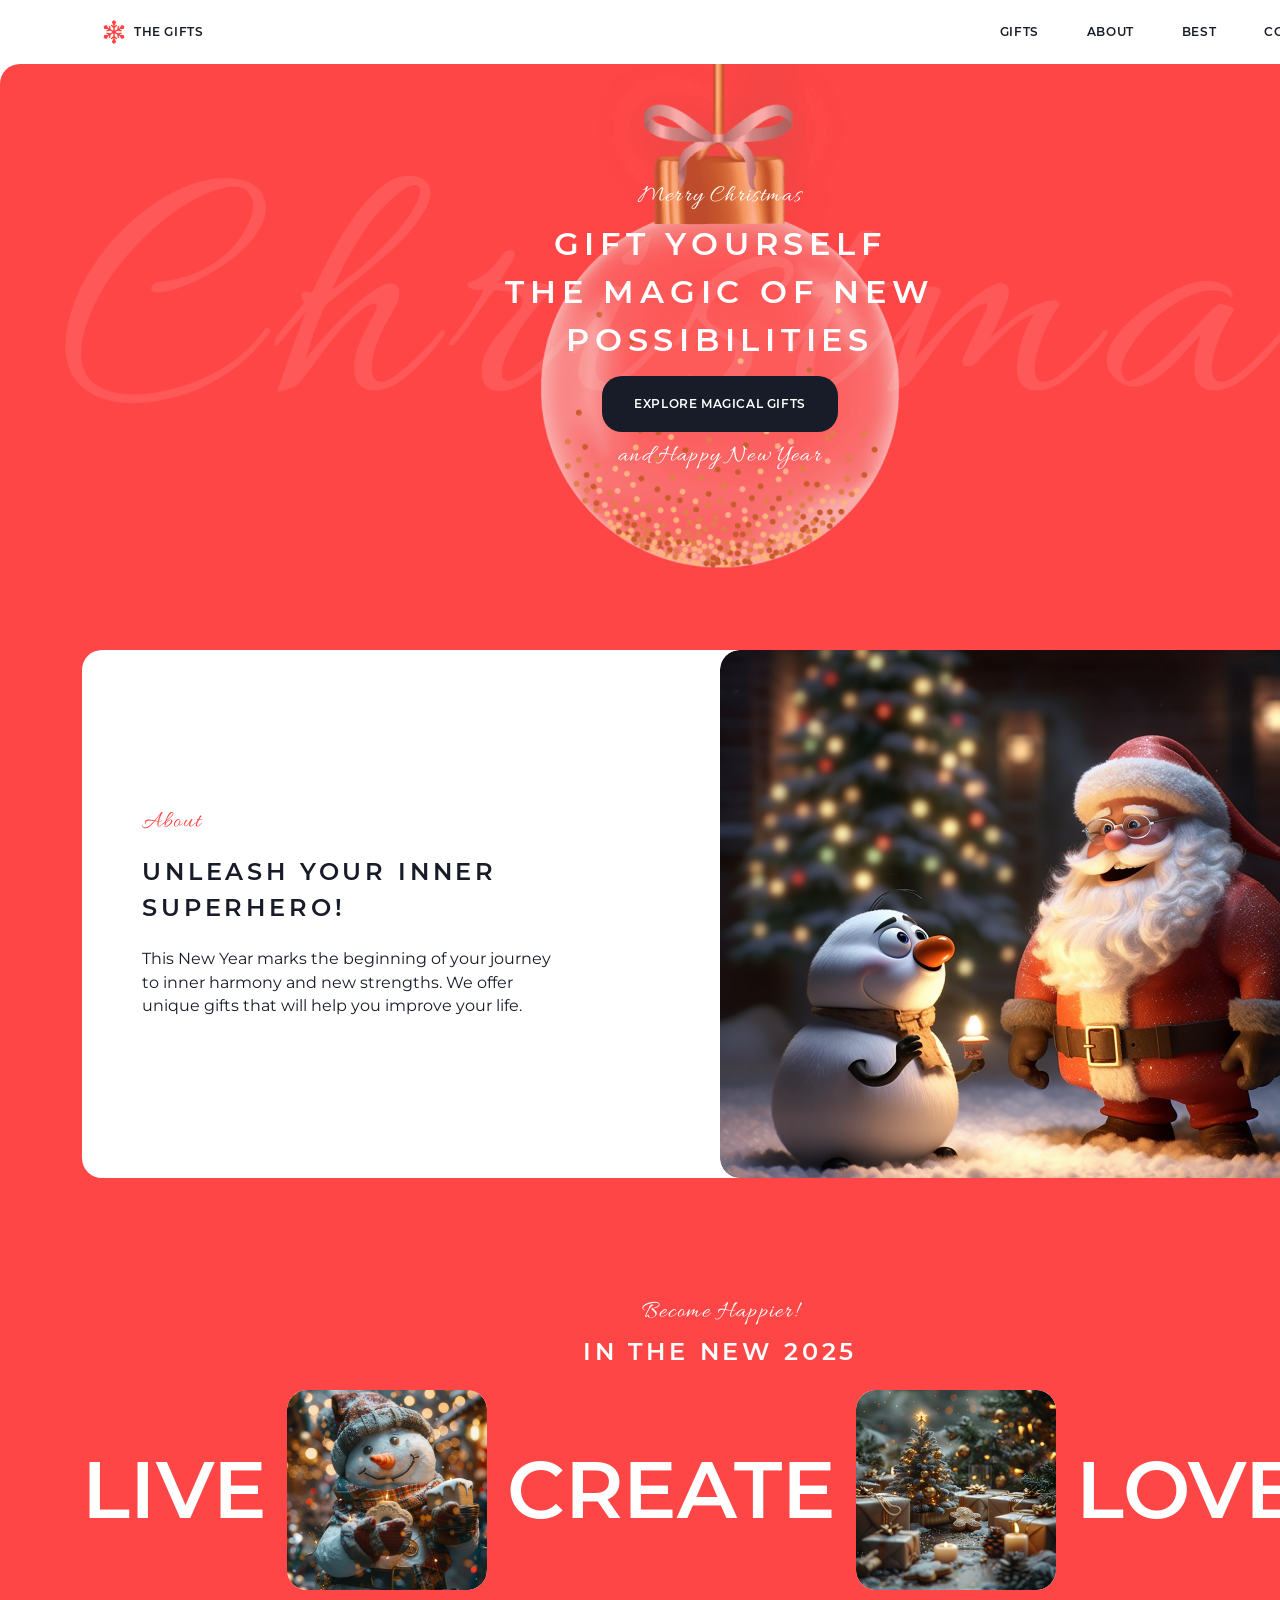
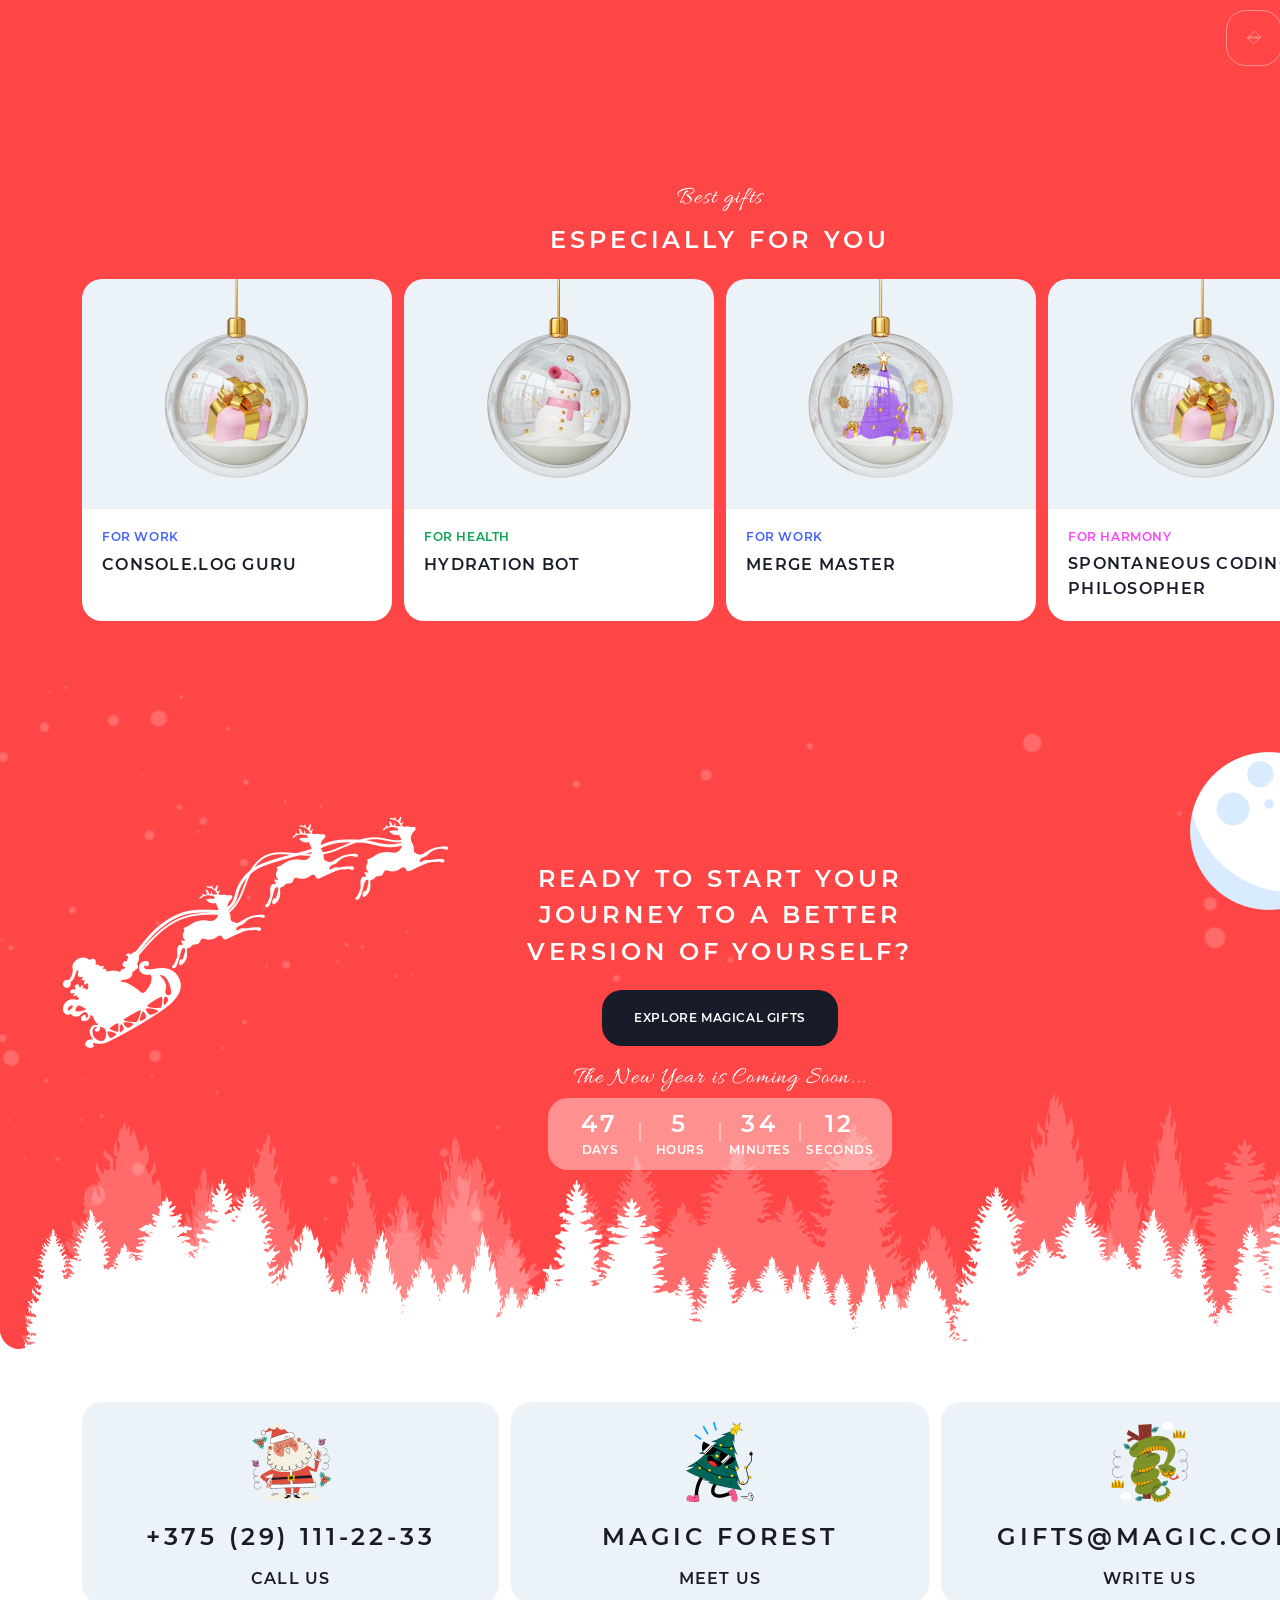
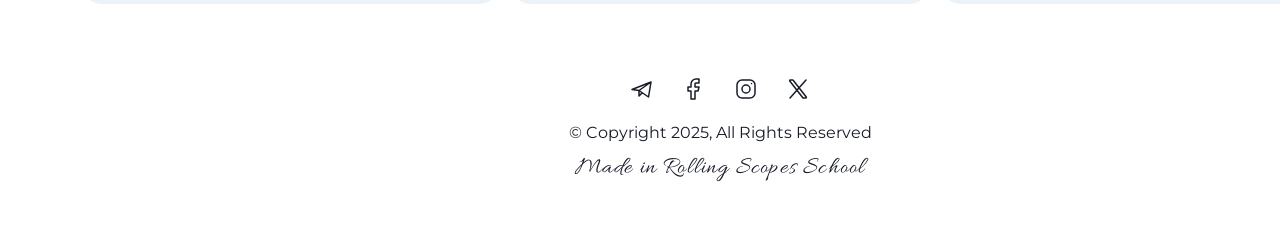
<file: index.html>
<!DOCTYPE html>
<html class="page" lang="en">

<head>
  <meta charset="utf-8">
  <meta name="viewport" content="width=device-width, initial-scale=1">
  <title>Название проекта</title>
  <link rel="icon" href="favicon.ico">
  <link rel="stylesheet" href="css/style.css">
</head>
<body class="page__body">
  <div class="page__wrapper">
    <header class="page-header">
      <a class="page-header__logo header-logo">
        <img class="header-logo__link" src="img/icons/snowflake.svg" width="24" height="24" alt="logo">
        <span class="page-header__label action-small">The gifts</span>
      </a>
      <nav class="page-header__nav main-nav main-nav--closed">
        <!--button class="main-nav__toggle" type="button" aria-label="Open menu"></button-->
        <ul class="main-nav__list site-list">
          <li class="site-list__item site-list__item--active">
            <a class="main-nav__link site-list__link site-list__link--active action-small" href="gifts.html">Gifts</a>
          </li>
          <li class="site-list__item">
            <a class="main-nav__link site-list__link action-small" href="#about">About</a>
          </li>
          <li class="site-list__item">
            <a class="main-nav__link site-list__link action-small" href="#best-gifts">Best</a>
          </li>
          <li class="site-list__item">
            <a class="main-nav__link site-list__link action-small" href="#contacts">Contacts</a>
          </li>
        </ul>
      </nav>
    </header>
    <main class="page__main main">
      <h1 class="visually-hidden">Merry Cristmas shop</h1>
      <section class="hero" id="hero">
        <div class="hero__textblock">
          <strong class="hero__label caption">Merry Christmas</strong>
          <h2 class="hero__title">Gift yourself the magic of new possibilities</h2>
          <button class="button hero__button action-small">Explore Magical Gifts</button>
          <strong class="hero__label caption">and Happy New Year</strong>
        </div>
      </section>
      <section class="about" id="about">
        <div class="about__wrapper">
          <div class="about__textwrapper">
            <h2 class="about__title caption">About</h2>
            <h3 class="about__subtitle main__title">Unleash your inner superhero!</h3>
            <p class="about__text main-text">This New Year marks the beginning of your journey to inner harmony and new strengths. We offer unique gifts that will help you improve your life.</p>
          </div>
          <picture class="about-imgwrapper">
            <img class="about__image" src="img/about-img.jpg" width="638" height="528" alt="Image of santa and snowman">
          </picture>
        </div>
      </section>
      <section class="slider" id="slider">
        <h2 class="visually-hidden">Slider</h2>
        <span class="slider__title caption">Become Happier!</span>
        <span class="slider__subtitle main__title">in the new 2025</span>
        <ul class="slider__list ">
          <li class="slider__item">
            <a class="slider__link slider__link--live">
              <h3 class="slider__title slider-text">Live</h3>
            </a>
          </li>
          <li class="slider__item">
            <a class="slider__link slider__link--create">
              <h3 class="slider__title slider-text">Create</h3>
            </a>
          </li>
          <li class="slider__item">
            <a class="slider__link slider__link--love">
              <h3 class="slider__title slider-text">Love</h3>
            </a>
          </li>
          <li class="slider__item">
            <a class="slider__link slider__link--dream">
              <h3 class="slider__title slider-text">Dream</h3>
            </a>
          </li>
        </ul>
        <div class="slider__buttons">
          <button class="slider__button slider__button--prev" type="button" disabled><svg  class="" width="24" height="24" viewBox="0 0 24 24" fill="none" xmlns="http://www.w3.org/2000/svg">
            <path d="M6 12H18.5M18.5 12L12.5 6M18.5 12L12.5 18" stroke="white" stroke-linecap="round" stroke-linejoin="round"/>
            </svg><span class="visually-hidden">Previous</span></button>
          <button class="slider__button slider__button--next" type="button"><svg width="24" height="24" viewBox="0 0 24 24" fill="none" xmlns="http://www.w3.org/2000/svg">
            <path d="M6 12H18.5M18.5 12L12.5 6M18.5 12L12.5 18" stroke="white" stroke-linecap="round" stroke-linejoin="round"/>
            </svg><span class="visually-hidden">Next</span></button>
        </div>
      </section>
      <section class="best-gifts" id="best-gifts">
        <h2 class="best-gifts__title caption">Best gifts</h2>
        <h3 class="best-gifts__subtitle main__title">especially for you</h3>
        <ul class="best-gifts__list">
          <li class="best-gifts__item">
            <article class="best-gifts__article gift">
              <a class="gift__link" href="#">
                <div class="gift__imgwrapper">
                  <img class="gift__img" src="img/gift-1.png" width="310" height="230" alt="gift-sample-1">
                </div>
                <div class="gift__textwrapper">
                  <h2 class="gift__title main__subtitle">Console.log Guru</h2>
                  <span class="gift__label gift__label--work main__label">For work</span>
                </div>
              </a>
            </article>
          </li>
          <li class="best-gifts__item">
            <article class="best-gifts__article gift">
              <a class="gift__link" href="#">
                <div class="gift__imgwrapper">
                  <img class="gift__img" src="img/gift-2.png" width="310" height="230" alt="gift-sample-2">
                </div>
                <div class="gift__textwrapper">
                  <h2 class="gift__title main__subtitle">Hydration bot</h2>
                  <span class="gift__label gift__label--health main__label">For health</span>
                </div>
              </a>
            </article>
          </li>
          <li class="best-gifts__item">
            <article class="best-gifts__article gift">
              <a class="gift__link" href="#">
                <div class="gift__imgwrapper">
                  <img class="gift__img" src="img/gift-3.png" width="310" height="230" alt="gift-sample-3">
                </div>
                <div class="gift__textwrapper">
                  <h2 class="gift__title main__subtitle">Merge master</h2>
                  <span class="gift__label gift__label--work main__label">For work</span>
                </div>
              </a>
            </article>
          </li>
          <li class="best-gifts__item">
            <article class="best-gifts__article gift">
              <a class="gift__link" href="#">
                <div class="gift__imgwrapper">
                  <img class="gift__img" src="img/gift-1.png" width="310" height="230" alt="gift-sample-1">
                </div>
                <div class="gift__textwrapper">
                  <h2 class="gift__title main__subtitle">Spontaneous Coding Philosopher</h2>
                  <span class="gift__label gift__label--harmony main__label">For harmony</span>
                </div>
              </a>
            </article>
          </li>
        </ul>
      </section>
      <section class="cta" id="#cta">
          <div class="cta__textwrapper">
            <h2 class="cta__title caption">The New Year is Coming Soon...</h2>
            <button class="button cta__button action-small">Explore Magical Gifts</button>
            <h3 class="cta__subtitle main__title">Ready to start your journey to a better version of yourself?</h3>
          </div>
          <div class="cta__countdown countdown">
            <dl class="countdown__list">
              <div class="countdown__item">
                <dt class="countdown__title main__label">Days</dt>
                <dd class="countdown__num main__title">47</dd>
              </div>
              <div class="countdown__item">
                <dt class="countdown__title main__label">Hours</dt>
                <dd class="countdown__num main__title">5</dd>
              </div>
              <div class="countdown__item">
                <dt class="countdown__title main__label">Minutes</dt>
                <dd class="countdown__num main__title">34</dd>
              </div>
              <div class="countdown__item">
                <dt class="countdown__title main__label">Seconds</dt>
                <dd class="countdown__num main__title">12</dd>
              </div>
            </dl>
          </div>
      </section>
    </main>
    <footer class="footer">
      <div class="footer__contacts contacts" id="contacts">
        <ul class="contacts__list">
          <li class="contacts__item">
              <div class="contacts__wrapper contacts__wrapper-tel">
                <h2 class="contacts__title main__subtitle">Call us</h2>
                <a class="contacts__link contacts__link--tel action-large" href="tel:+375291112233">+375 (29) 111-22-33</a>
              </div>
          </li>
          <li class="contacts-list__item">
              <div class="contacts__wrapper contacts__wrapper-address">
                <h2 class="contacts__title main__subtitle">Meet us</h2>
                <a class="contacts__link contacts__link--address action-large" href="https://maps.app.goo.gl/VnfF67JSHxSi5Pzy9" target="_blank">Magic forest</a>
              </div>
          </li>
          <li class="contacts-list__item">
              <div class="contacts__wrapper contacts__wrapper-mail action-large">
                <h2 class="contacts__title main__subtitle">Write us</h2>
                <a class="contacts__link" href="mailto:gifts@magic.com action-large">gifts@magic.com</a>
              </div>
          </li>
        </ul>
      </div>
      <div class="footer__social social">
        <ul class="social__list">
          <li class="social__item">
            <a class="social__link social__link--telegram" href="https://web.telegram.org/a/">
              <svg width="24" height="24" viewBox="0 0 24 24" fill="none" xmlns="http://www.w3.org/2000/svg">
                <path d="M21 5L2 12.5L9 13.5M21 5L18.5 20L9 13.5M21 5L9 13.5M9 13.5V19L12.2488 15.7229" stroke="#181C29" stroke-width="1.5" stroke-linecap="round" stroke-linejoin="round"/>
              </svg>
            </a>
          </li>
          <li class="social__item">
            <a class="social__link social__link--facebook" href="https://www.facebook.com/">
              <svg width="24" height="24" viewBox="0 0 24 24" fill="none" xmlns="http://www.w3.org/2000/svg">
                <path d="M17 2H14C12.6739 2 11.4021 2.52678 10.4645 3.46447C9.52678 4.40215 9 5.67392 9 7V10H6V14H9V22H13V14H16L17 10H13V7C13 6.73478 13.1054 6.48043 13.2929 6.29289C13.4804 6.10536 13.7348 6 14 6H17V2Z" stroke="#181C29" stroke-width="1.5" stroke-linecap="round" stroke-linejoin="round"/>
               </svg>
            </a>
          </li>
          <li class="social__item">
            <a class="social__link social__link--instagram" href="https://www.instagram.com/">
              <svg width="24" height="24" viewBox="0 0 24 24" fill="none" xmlns="http://www.w3.org/2000/svg">
                <path d="M12 16C14.2091 16 16 14.2091 16 12C16 9.79086 14.2091 8 12 8C9.79086 8 8 9.79086 8 12C8 14.2091 9.79086 16 12 16Z" stroke="#181C29" stroke-width="1.5" stroke-linecap="round" stroke-linejoin="round"/>
                <path d="M3 16V8C3 5.23858 5.23858 3 8 3H16C18.7614 3 21 5.23858 21 8V16C21 18.7614 18.7614 21 16 21H8C5.23858 21 3 18.7614 3 16Z" stroke="#181C29" stroke-width="1.5"/>
                <path d="M17.5 6.51L17.51 6.49889" stroke="#181C29" stroke-width="1.5" stroke-linecap="round" stroke-linejoin="round"/>
              </svg>
            </a>
          </li>
          <li class="social__item">
            <a class="social__link social__link--x" href="https://x.com/home">
              <svg width="24" height="24" viewBox="0 0 24 24" fill="none" xmlns="http://www.w3.org/2000/svg">
                <path d="M16.8198 20.7684L3.75317 3.96836C3.44664 3.57425 3.72749 3 4.22678 3H6.70655C6.8917 3 7.06649 3.08548 7.18016 3.23164L20.2468 20.0316C20.5534 20.4258 20.2725 21 19.7732 21H17.2935C17.1083 21 16.9335 20.9145 16.8198 20.7684Z" stroke="#181C29" stroke-width="1.5"/>
                <path d="M20 3L4 21" stroke="#181C29" stroke-width="1.5" stroke-linecap="round"/>
              </svg>
            </a>
          </li>
        </ul>
      </div>
      <p class="footer__copyright main-text">&copy Copyright 2025, All Rights Reserved</p>
      <a class="footer__copyright--rs-school caption" href="">Made in Rolling Scopes School</a>
    </footer>
  </div>
  </body>
</html>
</file>
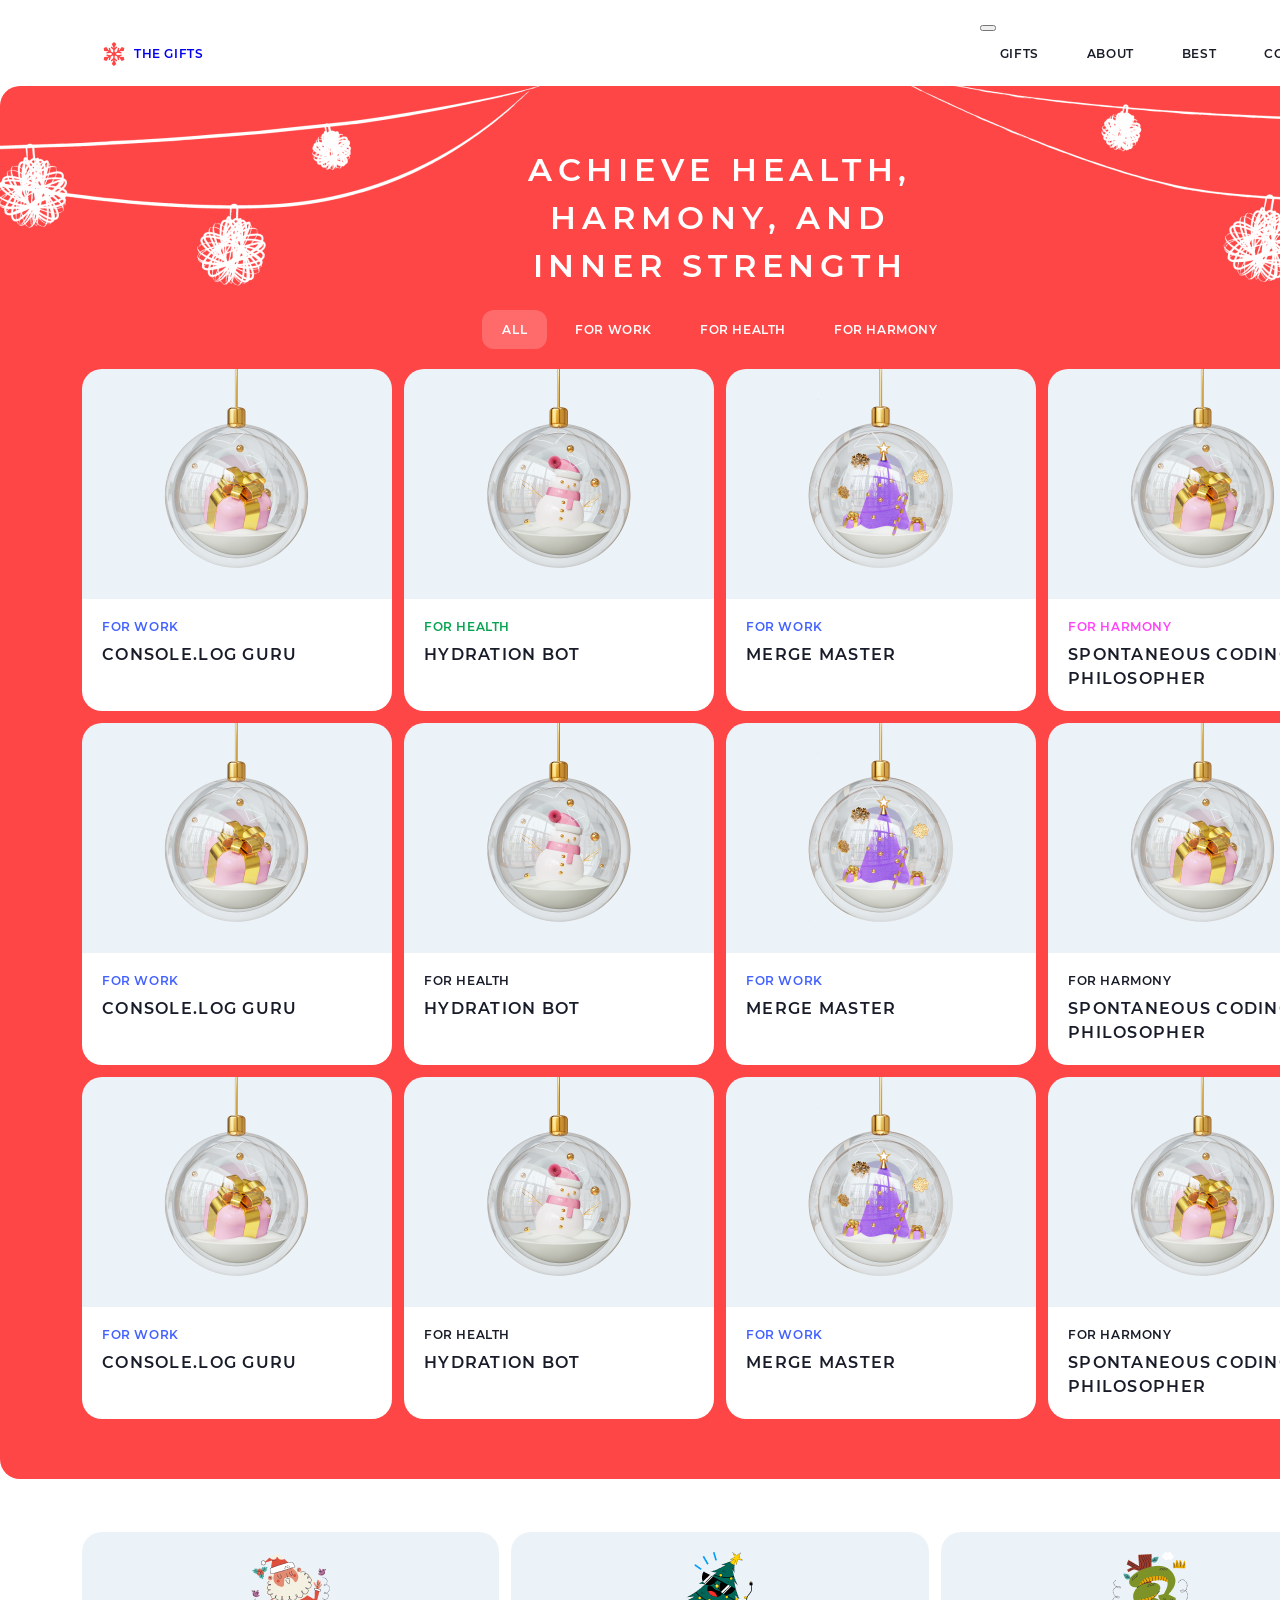
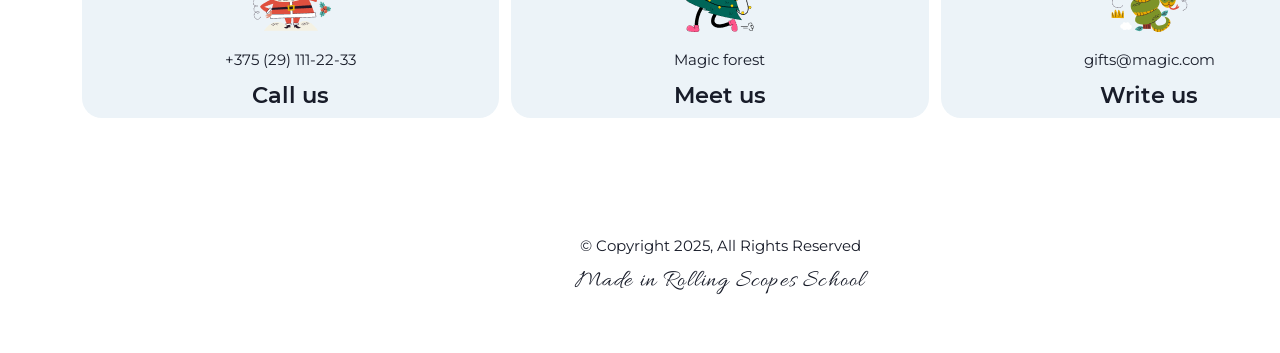
<file: gifts.html>
<!DOCTYPE html>
<html class="page" lang="en">

<head>
  <meta charset="utf-8">
  <meta name="viewport" content="width=device-width, initial-scale=1">
  <title>Название проекта</title>
  <link rel="icon" href="favicon.ico">
  <link rel="stylesheet" href="css/style.css">
</head>
<body class="page__body">
  <div class="page__wrapper">
    <header class="page-header">
      <a class="page-header__logo header-logo" href="index.html">
        <img class="header-logo__link" src="img/icons/snowflake.svg" width="24" height="24" alt="logo">
        <span class="page-header__label action-small">The gifts</span>
      </a>
      <nav class="page-header__nav main-nav main-nav--closed">
        <button class="main-nav__toggle" type="button" aria-label="Open menu"></button>
        <ul class="main-nav__list site-list">
          <li class="site-list__item site-list__item--active">
            <a class="main-nav__link site-list__link site-list__link--active action-small">Gifts</a>
          </li>
          <li class="site-list__item">
            <a class="main-nav__link site-list__link action-small" href="#about">About</a>
          </li>
          <li class="site-list__item">
            <a class="main-nav__link site-list__link action-small" href="#best-gifts">Best</a>
          </li>
          <li class="site-list__item">
            <a class="main-nav__link site-list__link action-small" href="#contacts">Contacts</a>
          </li>
        </ul>
      </nav>
    </header>
    <main class="page__main gifts main">
      <h1 class="gifts__title">Achieve health, harmony, and inner strength</h1>

      <section class="gifts__gallery">
        <h2 class="visually-hidden">Gifts gallery</h2>
        <ul class="gifts__sorting gift-sorting">
          <li class="gift-sorting__item">
            <button class="gift-sorting__button gift-sorting__button--active action-small">All</button>
          </li>
          <li class="gift-sorting__item">
            <button class="gift-sorting__button action-small">For work</button>
          </li>
          <li class="gift-sorting__item">
            <button class="gift-sorting__button action-small">For health</button>
          </li>
          <li class="gift-sorting__item">
            <button class="gift-sorting__button action-small">For harmony</button>
          </li>
        </ul>
        <ul class="gifts__list">
          <li class="gifts__item">
            <article class="gifts__article gift">
              <a class="gift__link" href="#">
                <div class="gift__imgwrapper">
                  <img class="gift__img" src="img/gift-1.png" width="310" height="230" alt="gift-sample-1">
                </div>
                <div class="gift__textwrapper">
                  <h2 class="gift__title main__subtitle">Console.log Guru</h2>
                  <span class="gift__label main__label">For work</span>
                </div>
              </a>
            </article>
          </li>
          <li class="gifts__item">
            <article class="best-gifts__article gift">
              <a class="gift__link" href="#">
                <div class="gift__imgwrapper">
                  <img class="gift__img" src="img/gift-2.png" width="310" height="230" alt="gift-sample-2">
                </div>
                <div class="gift__textwrapper">
                  <h2 class="gift__title main__subtitle">Hydration bot</h2>
                  <span class="gift__label main__label">For health</span>
                </div>
              </a>
            </article>
          </li>
          <li class="gifts__item">
            <article class="best-gifts__article gift">
              <a class="gift__link" href="#">
                <div class="gift__imgwrapper">
                  <img class="gift__img" src="img/gift-3.png" width="310" height="230" alt="gift-sample-3">
                </div>
                <div class="gift__textwrapper">
                  <h2 class="gift__title main__subtitle">Merge master</h2>
                  <span class="gift__label main__label">For work</span>
                </div>
              </a>
            </article>
          </li>
          <li class="gifts__item">
            <article class="best-gifts__article gift">
              <a class="gift__link" href="#">
                <div class="gift__imgwrapper">
                  <img class="gift__img" src="img/gift-1.png" width="310" height="230" alt="gift-sample-1">
                </div>
                <div class="gift__textwrapper">
                  <h2 class="gift__title main__subtitle">Spontaneous Coding Philosopher</h2>
                  <span class="gift__label main__label">For harmony</span>
                </div>
              </a>
            </article>
          </li>
          <li class="gifts__item">
            <article class="gifts__article gift">
              <a class="gift__link" href="#">
                <div class="gift__imgwrapper">
                  <img class="gift__img" src="img/gift-1.png" width="310" height="230" alt="gift-sample-1">
                </div>
                <div class="gift__textwrapper">
                  <h2 class="gift__title main__subtitle">Console.log Guru</h2>
                  <span class="gift__label main__label">For work</span>
                </div>
              </a>
            </article>
          </li>
          <li class="gifts__item">
            <article class="best-gifts__article gift">
              <a class="gift__link" href="#">
                <div class="gift__imgwrapper">
                  <img class="gift__img" src="img/gift-2.png" width="310" height="230" alt="gift-sample-2">
                </div>
                <div class="gift__textwrapper">
                  <h2 class="gift__title main__subtitle">Hydration bot</h2>
                  <span class="gift__label main__label">For health</span>
                </div>
              </a>
            </article>
          </li>
          <li class="gifts__item">
            <article class="best-gifts__article gift">
              <a class="gift__link" href="#">
                <div class="gift__imgwrapper">
                  <img class="gift__img" src="img/gift-3.png" width="310" height="230" alt="gift-sample-3">
                </div>
                <div class="gift__textwrapper">
                  <h2 class="gift__title main__subtitle">Merge master</h2>
                  <span class="gift__label main__label">For work</span>
                </div>
              </a>
            </article>
          </li>
          <li class="gifts__item">
            <article class="best-gifts__article gift">
              <a class="gift__link" href="#">
                <div class="gift__imgwrapper">
                  <img class="gift__img" src="img/gift-1.png" width="310" height="230" alt="gift-sample-1">
                </div>
                <div class="gift__textwrapper">
                  <h2 class="gift__title main__subtitle">Spontaneous Coding Philosopher</h2>
                  <span class="gift__label main__label">For harmony</span>
                </div>
              </a>
            </article>
          </li>
          <li class="gifts__item">
            <article class="gifts__article gift">
              <a class="gift__link" href="#">
                <div class="gift__imgwrapper">
                  <img class="gift__img" src="img/gift-1.png" width="310" height="230" alt="gift-sample-1">
                </div>
                <div class="gift__textwrapper">
                  <h2 class="gift__title main__subtitle">Console.log Guru</h2>
                  <span class="gift__label main__label">For work</span>
                </div>
              </a>
            </article>
          </li>
          <li class="gifts__item">
            <article class="best-gifts__article gift">
              <a class="gift__link" href="#">
                <div class="gift__imgwrapper">
                  <img class="gift__img" src="img/gift-2.png" width="310" height="230" alt="gift-sample-2">
                </div>
                <div class="gift__textwrapper">
                  <h2 class="gift__title main__subtitle">Hydration bot</h2>
                  <span class="gift__label main__label">For health</span>
                </div>
              </a>
            </article>
          </li>
          <li class="gifts__item">
            <article class="best-gifts__article gift">
              <a class="gift__link" href="#">
                <div class="gift__imgwrapper">
                  <img class="gift__img" src="img/gift-3.png" width="310" height="230" alt="gift-sample-3">
                </div>
                <div class="gift__textwrapper">
                  <h2 class="gift__title main__subtitle">Merge master</h2>
                  <span class="gift__label main__label">For work</span>
                </div>
              </a>
            </article>
          </li>
          <li class="gifts__item">
            <article class="best-gifts__article gift">
              <a class="gift__link" href="#">
                <div class="gift__imgwrapper">
                  <img class="gift__img" src="img/gift-1.png" width="310" height="230" alt="gift-sample-1">
                </div>
                <div class="gift__textwrapper">
                  <h2 class="gift__title main__subtitle">Spontaneous Coding Philosopher</h2>
                  <span class="gift__label main__label">For harmony</span>
                </div>
              </a>
            </article>
          </li>
        </ul>
      </section>
    </main>
    <footer class="footer">
      <div class="footer__contacts contacts" id="contacts">
        <ul class="contacts__list">
          <li class="contacts__item">
              <div class="contacts__wrapper contacts__wrapper-tel">
                <h2 class="contacts__title">Call us</h2>
                <a class="contacts__link contacts__link--tel" href="tel:+375291112233">+375 (29) 111-22-33</a>
              </div>
          </li>
          <li class="contacts-list__item">
              <div class="contacts__wrapper contacts__wrapper-address">
                <h2 class="contacts__title">Meet us</h2>
                <a class="contacts__link contacts__link--address" href="https://maps.app.goo.gl/VnfF67JSHxSi5Pzy9" target="_blank">Magic forest</a>
              </div>
          </li>
          <li class="contacts-list__item">
              <div class="contacts__wrapper contacts__wrapper-mail">
                <h2 class="contacts__title">Write us</h2>
                <a class="contacts__link" href="mailto:gifts@magic.com">gifts@magic.com</a>
              </div>
          </li>
        </ul>
      </div>
      <div class="footer__social social">
        <ul class="social__list">
          <li class="social__item">
            <a class="social__link social__link--telegram" href="https://web.telegram.org/a/"></a>
          </li>
          <li class="social__item">
            <a class="social__link social__link--facebook" href="https://www.facebook.com/"></a>
          </li>
          <li class="social__item">
            <a class="social__link social__link--instagram" href="https://www.instagram.com/"></a>
          </li>
          <li class="social__item">
            <a class="social__link social__link--x" href="https://x.com/home"></a>
          </li>
        </ul>
      </div>
      <p class="footer__copyright">© Copyright 2025, All Rights Reserved</p>
      <a class="footer__copyright--rs-school caption" href="">Made in Rolling Scopes School</a>
    </footer>
  </div>
  </body>
</html>
</file>
<file: css/style.css>
/* @color-primary10:  */
/*@color-static-white20: */
img {
  max-width: 100%;
  height: auto;
}
a {
  text-decoration: none;
}
.visually-hidden {
  position: absolute;
  width: 1px;
  height: 1px;
  margin: -1px;
  border: 0;
  padding: 0;
  white-space: nowrap;
  clip-path: inset(100%);
  clip: rect(0 0 0 0);
  overflow: hidden;
}
ul {
  margin: 0;
  padding: 0;
  list-style: none;
}
p {
  margin: 0;
}
*,
*::after,
*::before {
  box-sizing: border-box;
}
/* HEADER 2 */
.main__title {
  font-family: "Montserrat", "Arial", sans-serif;
  font-size: 1.6rem;
  font-weight: 600;
  line-height: 152%;
  letter-spacing: 0.16em;
}
/* HEADER 3 */
.main__subtitle {
  font-family: "Montserrat", "Arial", sans-serif;
  font-size: 1.06666667rem;
  font-weight: 600;
  line-height: 152%;
  letter-spacing: 0.08em;
  text-transform: uppercase;
}
/* HEADER 4 */
.main__label {
  font-family: "Montserrat", "Arial", sans-serif;
  font-size: 0.8rem;
  font-weight: 600;
  line-height: 130%;
  letter-spacing: 0.05em;
  text-transform: uppercase;
}
/* PARAGRAPH */
.main-text {
  font-family: "Montserrat", "Arial", sans-serif;
  font-size: 1.06666667rem;
  font-weight: 400;
  line-height: 148%;
}
/* ACTION LARGE */
.action-large {
  font-family: "Montserrat", "Arial", sans-serif;
  font-size: 1.6rem;
  font-weight: 600;
  line-height: 152%;
  letter-spacing: 0.16em;
  text-transform: uppercase;
}
/* ACTION SMALL */
.action-small {
  font-family: "Montserrat", "Arial", sans-serif;
  font-size: 0.8rem;
  font-weight: 600;
  line-height: 130%;
  letter-spacing: 0.05em;
  text-transform: uppercase;
}
/* CAPTION */
.caption {
  font-family: "Allura", "Times New Roman", serif;
  font-size: 1.6rem;
  font-weight: 400;
  line-height: 100%;
  letter-spacing: 0.05em;
}
/* SLIDER TEXT */
.slider-text {
  font-family: "Montserrat", "Arial", sans-serif;
  font-size: 5.33333333rem;
  font-weight: 600;
  text-transform: uppercase;
}
@font-face {
  font-family: "Montserrat";
  font-weight: 400;
  font-style: normal;
  font-display: swap;
  src: url("../../fonts/montserrat-regular.woff2") format("woff2"), url("../../fonts/montserrat-regular.woff") format("woff");
}
@font-face {
  font-family: "Montserrat";
  font-weight: 600;
  font-style: normal;
  font-display: swap;
  src: url("../../fonts/montserrat-semibold.woff2") format("woff2"), url("../../fonts/montserrat-semibold.woff") format("woff");
}
@font-face {
  font-family: "Allura";
  font-weight: 400;
  font-style: normal;
  font-display: swap;
  src: url("../../fonts/allura-regular.woff2") format("woff2");
}
.page {
  height: 100%;
  scroll-behavior: smooth;
  font-family: "Montserrat", "Arial", sans-serif;
  font-size: 15px;
  font-weight: 400;
  line-height: 148%;
  color: #181C29;
}
.page__body {
  min-width: 380px;
  min-height: 100%;
  margin: 0;
  background-color: #ffffff;
  font-size: 1rem;
}
.page__wrapper {
  display: grid;
  grid-template-rows: min-content 1fr min-content;
  align-content: start;
  min-height: 100vh;
  background-color: #ffffff;
  width: 1440px;
  margin: 0 auto;
  box-shadow: 0 5px 15px 0 rgba(255, 255, 255, 0.8);
}
.page-header {
  display: flex;
  justify-content: space-between;
  align-items: center;
  min-height: 64px;
  padding: 12px 82px;
  box-sizing: border-box;
}
.page-header__logo {
  display: flex;
  align-self: flex-end;
  cursor: pointer;
}
.page-header__logo .page-header__label {
  display: block;
  padding-top: 12px;
}
.page-header__logo {
  display: flex;
  column-gap: 8px;
  height: 40px;
  padding: 0 20px;
}
.main-nav {
  max-width: 85%;
}
@media (min-width: 1440px) {
  .main-nav__toggle {
    display: none;
  }
}
.site-list {
  margin: 0;
  margin-left: auto;
  padding: 0;
  list-style: none;
  display: flex;
  flex-wrap: wrap;
}
.site-list__item:not(:last-child) {
  margin-right: 8px;
}
.site-list__link {
  display: block;
  padding: 12px 20px;
  color: #181C29;
}
.site-list__link:hover {
  background-color: rgba(255, 70, 70, 0.1);
  color: #FF4646;
}
.page__main {
  max-width: 1440px;
  background-color: #FF4646;
  border-radius: 20px;
}
.page__main section {
  padding: 60px 0;
  box-sizing: border-box;
}
.hero {
  height: 524px;
  background-image: url('../../img/hero-background.png');
  background-size: cover;
  background-position: center;
}
.hero__textblock {
  width: 430px;
  margin: 0 auto;
  padding-top: 60px;
}
.hero__label {
  display: block;
  text-align: center;
  color: #ffffff;
}
.hero__label:first-child {
  margin-bottom: 12px;
}
.hero__label:last-child {
  margin-bottom: 60px;
}
.hero__title {
  margin: 0;
  margin-bottom: 12px;
  font-family: "Montserrat", "Arial", sans-serif;
  font-size: 2.13333333rem;
  font-weight: 600;
  line-height: 150%;
  letter-spacing: 0.18em;
  text-transform: uppercase;
  text-align: center;
  color: #ffffff;
}
.hero__button {
  margin: 0 auto;
  margin-bottom: 12px;
}
#about {
  padding: 62px 82px;
}
.about__wrapper {
  display: flex;
  justify-content: space-between;
  min-height: 528px;
  background-color: #ffffff;
  border-radius: 20px;
}
.about__textwrapper {
  max-width: 484px;
  padding-top: 160px;
  padding-left: 60px;
}
.about__title {
  margin: 0;
  margin-bottom: 20px;
  color: #FF4646;
}
.about__subtitle {
  margin: 0;
  margin-bottom: 20px;
  font-family: "Montserrat", "Arial", sans-serif;
  text-transform: uppercase;
}
.about__text {
  margin: 0;
}
.about-imgwrapper {
  line-height: 0;
}
.about__image {
  border-radius: 20px;
}
#slider {
  padding: 60px 0;
  overflow: hidden;
}
.slider__title {
  display: block;
  margin-right: 15px;
  margin-bottom: 12px;
  text-align: center;
  color: #ffffff;
}
.slider__subtitle {
  display: block;
  text-align: center;
  text-transform: uppercase;
  margin-top: 10px;
  margin-bottom: 20px;
  color: #ffffff;
}
.slider__list {
  display: flex;
  font-size: 5.33333333rem;
  padding-left: 82px;
  margin: 0;
  margin-bottom: 20px;
  list-style: none;
}
.slider__item {
  margin-right: 20px;
}
.slider__link {
  display: flex;
  height: 200px;
  align-items: center;
  padding-right: 220px;
  position: relative;
}
.slider__link::after {
  position: absolute;
  content: "";
  right: 0;
  width: 200px;
  height: 200px;
  border-radius: 20px;
}
.slider__link.slider__link--live::after {
  background: url("../../img/slider-snowman.jpg") no-repeat;
}
.slider__link.slider__link--create::after {
  background: url("../../img/slider-christmas-tree.jpg") no-repeat;
}
.slider__link.slider__link--love::after {
  background: url("../../img/slider=house.jpg") no-repeat;
}
.slider__title {
  margin: 0;
}
.slider__buttons {
  display: flex;
  width: min-content;
  margin-left: auto;
  margin-right: 82px;
}
.slider__button {
  display: block;
  width: 56px;
  height: 56px;
  background: #FF4646;
  border: 1px solid #ffffff;
  border-radius: 20px;
  position: relative;
  cursor: pointer;
}
.slider__button:first-child {
  margin-right: 20px;
}
.slider__button.slider__button--prev::before {
  transform: translate(-50%, -50%) rotate(-180deg);
}
.slider__button::before {
  position: absolute;
  content: "";
  top: 50%;
  left: 50%;
  transform: translate(-50%, -50%);
  width: 24px;
  height: 24px;
  background-image: url(../../img/icon-arrow.svg);
}
.slider__button:hover {
  background-color: #ffffff;
}
.slider__button:disabled {
  opacity: 0.4;
  border: 1px solid #ffffff;
}
#best-gifts {
  padding-left: 82px;
  padding-right: 82px;
  box-sizing: border-box;
}
.best-gifts__title {
  margin: 0;
  margin-bottom: 12px;
  text-align: center;
  color: #ffffff;
}
.best-gifts__subtitle {
  margin: 0;
  margin-bottom: 20px;
  text-align: center;
  text-transform: uppercase;
  color: #ffffff;
}
.best-gifts__list {
  display: flex;
  padding: 0;
  margin: 0;
  list-style: none;
}
.best-gifts__item:not(:last-child) {
  margin-right: 12px;
}
.gift__link:hover .gift__title {
  color: #FF4646;
}
.gift__imgwrapper {
  width: 310px;
  height: 230px;
  border-top-left-radius: 20px;
  border-top-right-radius: 20px;
  background-color: #ECF3F8;
}
.gift__textwrapper {
  display: flex;
  flex-direction: column-reverse;
  height: 112px;
  padding: 20px;
  background-color: #ffffff;
  border-bottom-left-radius: 20px;
  border-bottom-right-radius: 20px;
}
.gift__title {
  margin: 0;
  margin-bottom: auto;
  color: #181C29;
  text-transform: uppercase;
}
.gift__label.gift__label--work {
  color: #4361FF;
}
.gift__label.gift__label--health {
  color: #06A44F;
}
.gift__label.gift__label--harmony {
  color: #FF43F7;
}
.gift__label {
  margin-bottom: 8px;
  text-transform: uppercase;
  color: #181C29;
}
.gifts {
  position: relative;
  padding: 60px 82px;
}
.gifts::after {
  position: absolute;
  content: "";
  width: 100%;
  height: 200px;
  top: 0;
  left: 0;
  background: url(../../img/gifts-backgound.png) no-repeat;
}
.gifts .gifts__gallery {
  padding: 0;
}
.gifts__title {
  max-width: 426px;
  margin: 0 auto;
  margin-bottom: 20px;
  font-family: "Montserrat", "Arial", sans-serif;
  font-size: 2.13333333rem;
  font-weight: 600;
  line-height: 150%;
  letter-spacing: 0.18em;
  text-transform: uppercase;
  text-align: center;
  color: #ffffff;
}
.gifts__list {
  display: grid;
  grid-template-columns: repeat(4, 1fr);
  gap: 12px;
}
.gift-sorting {
  display: flex;
  column-gap: 8px;
  margin: 0 auto;
  margin-bottom: 20px;
  width: fit-content;
}
.gift-sorting__button {
  display: block;
  border: none;
  padding: 12px 20px;
  background-color: transparent;
  color: #ffffff;
  text-transform: uppercase;
  cursor: pointer;
}
.gift-sorting__button.gift-sorting__button--active {
  background-color: rgba(255, 255, 255, 0.2);
  border-radius: 12px;
}
.gifts__item:nth-child(odd) .gift__label {
  color: #4361FF;
}
.gifts__item:nth-child(2) .gift__label {
  color: #06A44F;
}
.gifts__item:nth-child(3) .gift__label {
  color: #4361FF;
}
.gifts__item:nth-child(4) .gift__label {
  color: #FF43F7;
}
.cta {
  height: 668px;
  background-image: url('../../img/cta-background.png');
  background-size: cover;
  background-position: center;
}
.cta__textwrapper {
  display: flex;
  flex-direction: column-reverse;
  align-items: center;
  width: 426px;
  margin: 0 auto;
  padding: 120px 0;
  padding-bottom: 8px;
}
.cta__title {
  margin: 0;
  color: #ffffff;
}
.cta__subtitle {
  margin: 0;
  margin-bottom: 20px;
  text-align: center;
  color: #ffffff;
  text-transform: uppercase;
}
.cta__button {
  margin-bottom: 20px;
}
.countdown {
  display: flex;
  width: fit-content;
  margin: 0 auto;
  padding: 8px 12px 12px 12px;
  box-sizing: border-box;
  border-radius: 20px;
  background-color: rgba(255, 255, 255, 0.4);
}
.countdown__list {
  display: flex;
  padding: 0;
  margin: 0;
}
.countdown__item {
  display: flex;
  flex-direction: column-reverse;
  align-items: center;
  min-width: 80px;
  position: relative;
}
.countdown__item:not(:last-child)::after {
  position: absolute;
  content: "";
  top: 25px;
  right: -10px;
  width: 20px;
  height: 2px;
  background: rgba(255, 255, 255, 0.4);
  transform: rotate(-90deg);
}
.countdown__title {
  color: #ffffff;
}
.countdown__num {
  margin: 0;
  font-family: "Montserrat", "Arial", sans-serif;
  color: #ffffff;
}
.footer {
  padding: 60px 82px;
  padding-top: 53px;
}
.footer__copyright {
  margin: 0;
  margin-bottom: 12px;
  text-align: center;
}
.footer__copyright--rs-school {
  display: block;
  margin: 0 auto;
  text-align: center;
  color: #181C29;
}
.footer__copyright--rs-school:hover {
  color: #FF4646;
}
.contacts__list {
  display: grid;
  grid-template-columns: repeat(3, 1fr);
  column-gap: 12px;
  margin-bottom: 65px;
}
.contacts__wrapper {
  display: flex;
  flex-direction: column-reverse;
  padding: 12px;
  background-color: #ECF3F8;
  border-radius: 20px;
  position: relative;
}
.contacts__wrapper::after {
  position: absolute;
  content: "";
  top: 20px;
  left: 50%;
  transform: translate(-50%, 0);
  width: 80px;
  height: 80px;
  cursor: pointer;
}
.contacts__wrapper.contacts__wrapper-tel::after {
  background: url(../../img/santa-claus.png) no-repeat;
}
.contacts__wrapper.contacts__wrapper-address::after {
  background: url(../../img/christmas-tree.png) no-repeat;
}
.contacts__wrapper.contacts__wrapper-mail::after {
  background: url(../../img/snake.png) no-repeat;
}
.contacts__title {
  margin: 0;
  text-align: center;
}
.contacts__link {
  display: block;
  padding-top: 105px;
  margin-bottom: 12px;
  text-align: center;
  color: #181C29;
}
.contacts__wrapper:hover .contacts__title,
.contacts__wrapper:hover .contacts__link {
  display: block;
  color: #FF4646;
  cursor: pointer;
}
.footer__social {
  margin: 0 auto;
  width: fit-content;
  margin-bottom: 12px;
}
.social__list {
  display: flex;
  column-gap: 12px;
}
.social__link {
  display: flex;
  justify-content: center;
  align-items: center;
  width: 40px;
  height: 40px;
}
.social__link:hover svg path {
  stroke: #FF4646;
}
.button {
  display: flex;
  width: auto;
  padding: 20px 32px;
  border: none;
  border-radius: 20px;
  text-align: center;
  color: #ffffff;
  background-color: #181C29;
  box-sizing: border-box;
  cursor: pointer;
}
.button:hover {
  color: #181C29;
  background-color: #ffffff;
}
/*Blocks

@import "blocks/page.scss";
@import "blocks/page-header.scss";
@import "blocks/main-nav.scss";
@import "blocks/advantages.scss";
@import "blocks/city-advantages.scss";
@import "blocks/search.scss";
@import "blocks/social.scss";
@import "blocks/copyright.scss";
@import "blocks/page-footer.scss";
@import "blocks/button.scss";
@import "blocks/description.scss";
@import "blocks/form-review.scss";
@import "blocks/checkbox.scss";
@import "blocks/form-group.scss";
@import "blocks/form-list.scss";
@import "blocks/field.scss";
@import "blocks/radio.scss";
@import "blocks/form-feedback.scss";
@import "blocks/gallery.scss";
@import "blocks/video-gallery.scss";
@import "blocks/hide.scss";
@import "blocks/page-main.scss";
@import "blocks/modal.scss";
@import "blocks/panel.scss";
@import "blocks/map.scss";
@import "blocks/nowrap.scss";
*/
</file>
